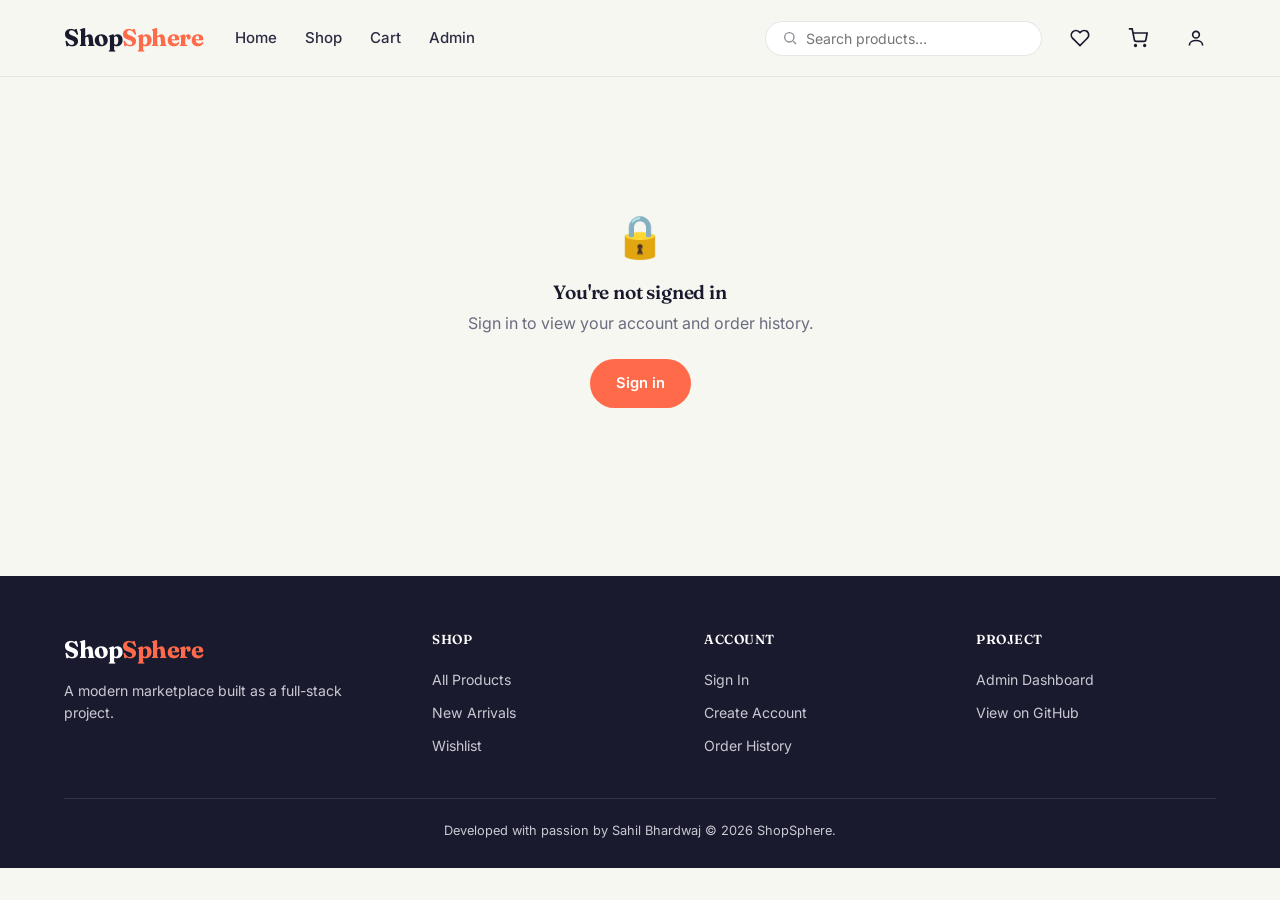
<file: shopsphere-frontend/account.html>
<!DOCTYPE html>
<html lang="en">
<head>
  <meta charset="UTF-8">
  <meta name="viewport" content="width=device-width, initial-scale=1.0">
  <title>My Account — ShopSphere</title>
  <link rel="preconnect" href="https://fonts.googleapis.com">
  <link href="https://fonts.googleapis.com/css2?family=Fraunces:wght@500;600;700&family=Inter:wght@400;500;600;700&display=swap" rel="stylesheet">
  <link rel="stylesheet" href="css/style.css">
</head>
<body>

  <header id="site-header" class="site-header"></header>

  <main class="section">
    <div class="container" id="account-root" style="max-width:760px;">
      <!-- Filled by script below -->
    </div>
  </main>

  <footer id="site-footer" class="site-footer"></footer>

  <script src="js/data.js"></script>
  <script src="js/app.js"></script>
  <script src="js/layout.js"></script>
  <script>
    document.addEventListener("DOMContentLoaded", () => {
      const root = document.getElementById("account-root");
      const user = Store.getUser();

      if (!user) {
        root.innerHTML = `
          <div class="empty-state">
            <div class="emoji">🔒</div>
            <h3>You're not signed in</h3>
            <p>Sign in to view your account and order history.</p>
            <br>
            <a href="login.html" class="btn btn-accent">Sign in</a>
          </div>
        `;
        return;
      }

      const orders = Store.getOrders();
      const statusClass = { Pending: "pending", Shipped: "shipped", Delivered: "delivered", Cancelled: "cancelled" };

      root.innerHTML = `
        <div class="section-head">
          <div>
            <h2>My account</h2>
            <p class="sub">${user.name} · ${user.email}</p>
          </div>
          <button class="btn btn-outline btn-sm" id="logout-btn">Log out</button>
        </div>

        <h3 style="margin:28px 0 16px; font-size:1.2rem;">Order history</h3>

        ${orders.length === 0 ? `
          <div class="empty-state">
            <div class="emoji">📦</div>
            <h3>No orders yet</h3>
            <p>Your placed orders will show up here.</p>
            <br>
            <a href="shop.html" class="btn btn-accent">Start shopping</a>
          </div>
        ` : orders.map(o => `
          <div class="form-card" style="margin-bottom:14px;">
            <div style="display:flex; justify-content:space-between; align-items:center; margin-bottom:10px;">
              <strong>${o.id}</strong>
              <span class="status-pill ${statusClass[o.status] || 'pending'}">${o.status}</span>
            </div>
            <div style="font-size:0.84rem; color:var(--gray); margin-bottom:10px;">
              ${new Date(o.date).toLocaleDateString("en-IN", { day: "numeric", month: "short", year: "numeric" })}
              · ${o.items.length} item${o.items.length > 1 ? "s" : ""} · ${o.payment}
            </div>
            <div style="font-weight:700;">${UI.formatPrice(o.total)}</div>
          </div>
        `).join("")}
      `;

      document.getElementById("logout-btn").addEventListener("click", Auth.logout);
    });
  </script>
</body>
</html>
</file>
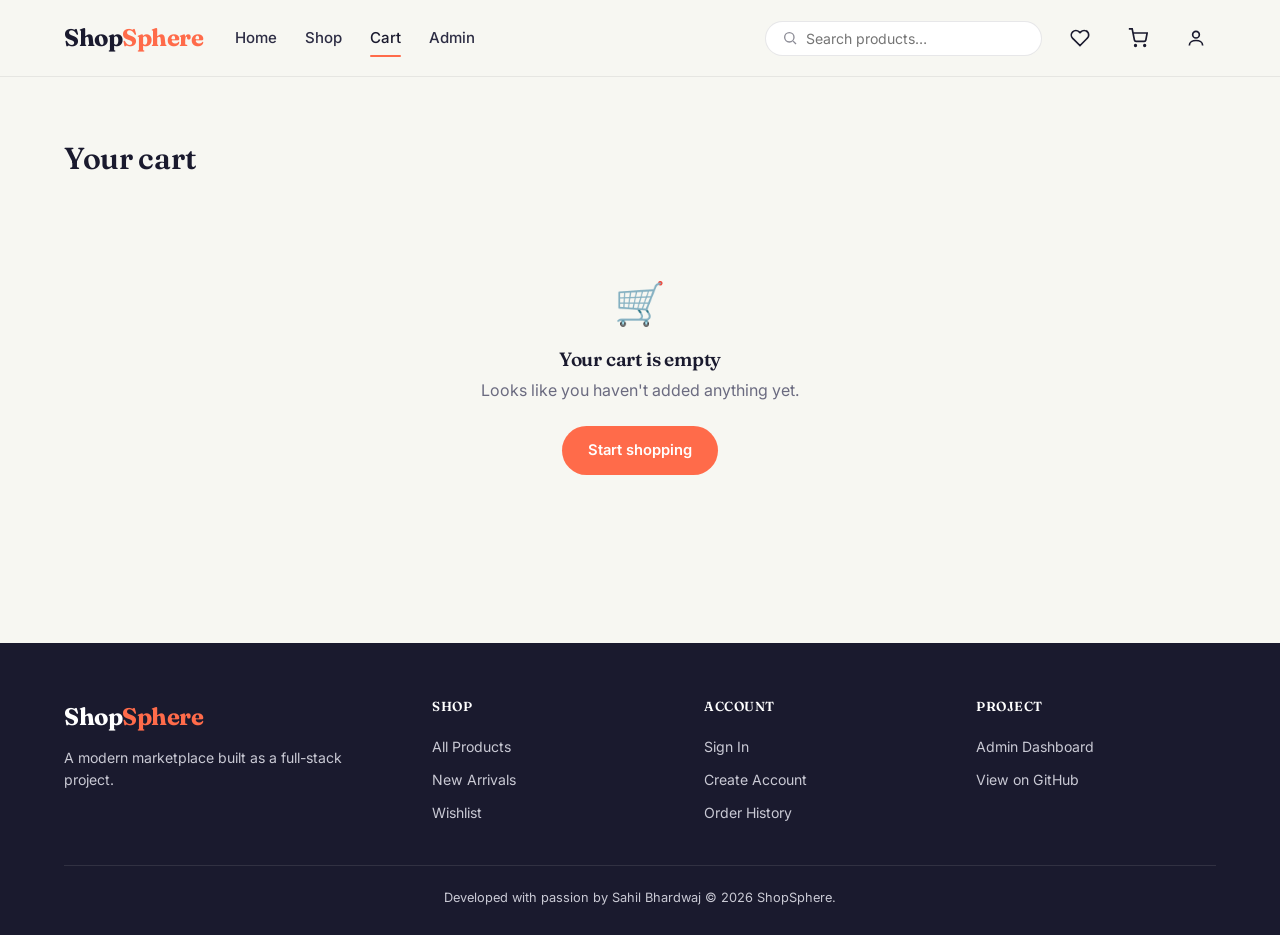
<file: shopsphere-frontend/cart.html>
<!DOCTYPE html>
<html lang="en">
<head>
  <meta charset="UTF-8">
  <meta name="viewport" content="width=device-width, initial-scale=1.0">
  <title>Your Cart — ShopSphere</title>
  <link rel="preconnect" href="https://fonts.googleapis.com">
  <link href="https://fonts.googleapis.com/css2?family=Fraunces:wght@500;600;700&family=Inter:wght@400;500;600;700&display=swap" rel="stylesheet">
  <link rel="stylesheet" href="css/style.css">
</head>
<body>

  <header id="site-header" class="site-header"></header>

  <main class="section">
    <div class="container">
      <div class="section-head">
        <div><h2>Your cart</h2></div>
      </div>

      <div id="cart-root"></div>
    </div>
  </main>

  <footer id="site-footer" class="site-footer"></footer>

  <script src="js/data.js"></script>
  <script src="js/app.js"></script>
  <script src="js/layout.js"></script>
  <script src="js/cart.js"></script>
</body>
</html>
</file>
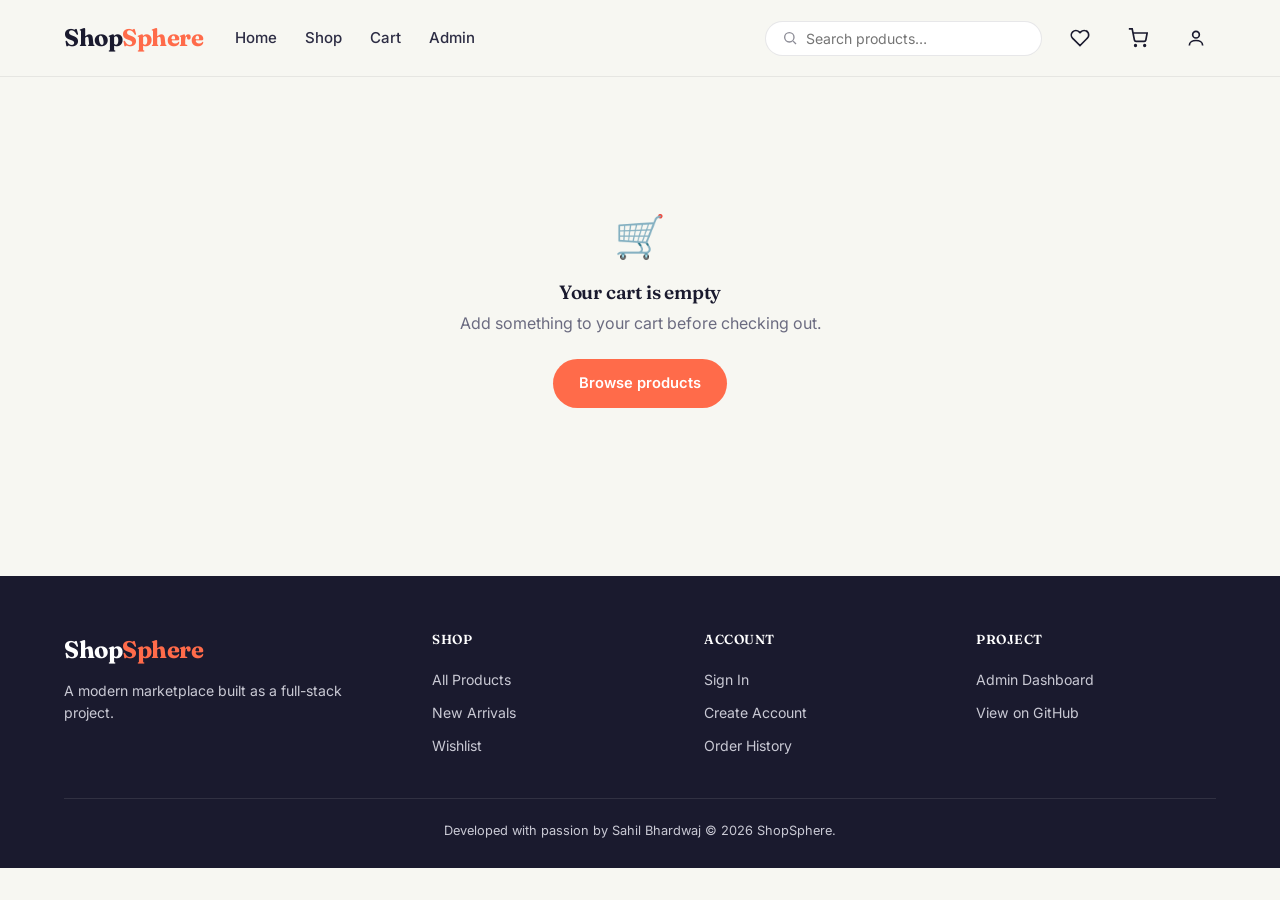
<file: shopsphere-frontend/checkout.html>
<!DOCTYPE html>
<html lang="en">
<head>
  <meta charset="UTF-8">
  <meta name="viewport" content="width=device-width, initial-scale=1.0">
  <title>Checkout — ShopSphere</title>
  <link rel="preconnect" href="https://fonts.googleapis.com">
  <link href="https://fonts.googleapis.com/css2?family=Fraunces:wght@500;600;700&family=Inter:wght@400;500;600;700&display=swap" rel="stylesheet">
  <link rel="stylesheet" href="css/style.css">
</head>
<body>

  <header id="site-header" class="site-header"></header>

  <main class="section">
    <div class="container" id="checkout-root">
      <!-- Filled by js/checkout.js -->
    </div>
  </main>

  <footer id="site-footer" class="site-footer"></footer>

  <script src="js/data.js"></script>
  <script src="js/app.js"></script>
  <script src="js/layout.js"></script>
  <script src="js/checkout.js"></script>
</body>
</html>
</file>
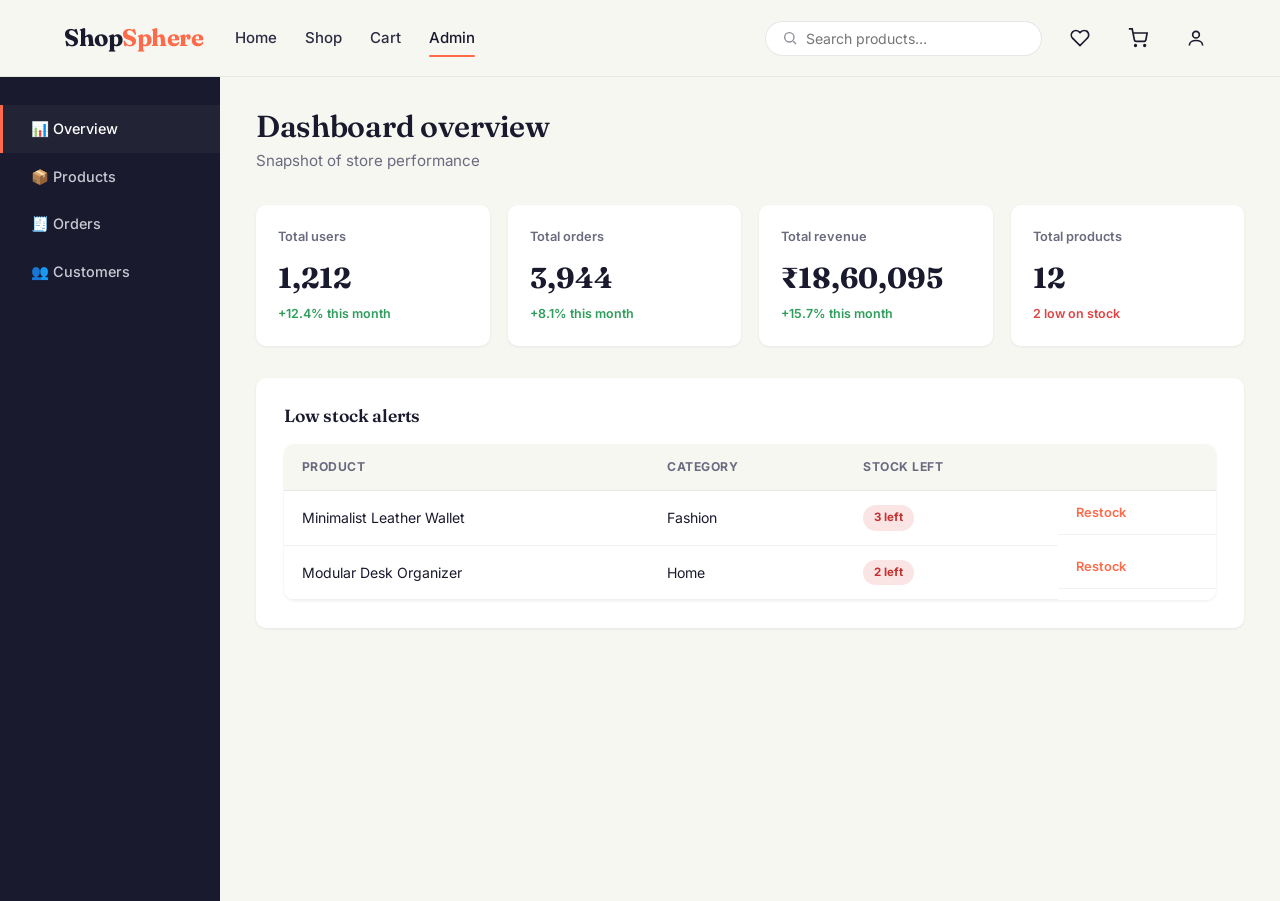
<file: shopsphere-frontend/dashboard.html>
<!DOCTYPE html>
<html lang="en">
<head>
  <meta charset="UTF-8">
  <meta name="viewport" content="width=device-width, initial-scale=1.0">
  <title>Admin Dashboard — ShopSphere</title>
  <link rel="preconnect" href="https://fonts.googleapis.com">
  <link href="https://fonts.googleapis.com/css2?family=Fraunces:wght@500;600;700&family=Inter:wght@400;500;600;700&display=swap" rel="stylesheet">
  <link rel="stylesheet" href="css/style.css">
</head>
<body>

  <header id="site-header" class="site-header"></header>

  <div class="dash-layout">
    <aside class="dash-sidebar">
      <a href="#" class="active" data-dash-tab="overview">📊 Overview</a>
      <a href="#" data-dash-tab="products">📦 Products</a>
      <a href="#" data-dash-tab="orders">🧾 Orders</a>
      <a href="#" data-dash-tab="customers">👥 Customers</a>
    </aside>

    <main class="dash-main" id="dash-main">
      <!-- Filled by js/dashboard.js -->
    </main>
  </div>

  <script src="js/data.js"></script>
  <script src="js/app.js"></script>
  <script src="js/layout.js"></script>
  <script src="js/dashboard.js"></script>
</body>
</html>
</file>
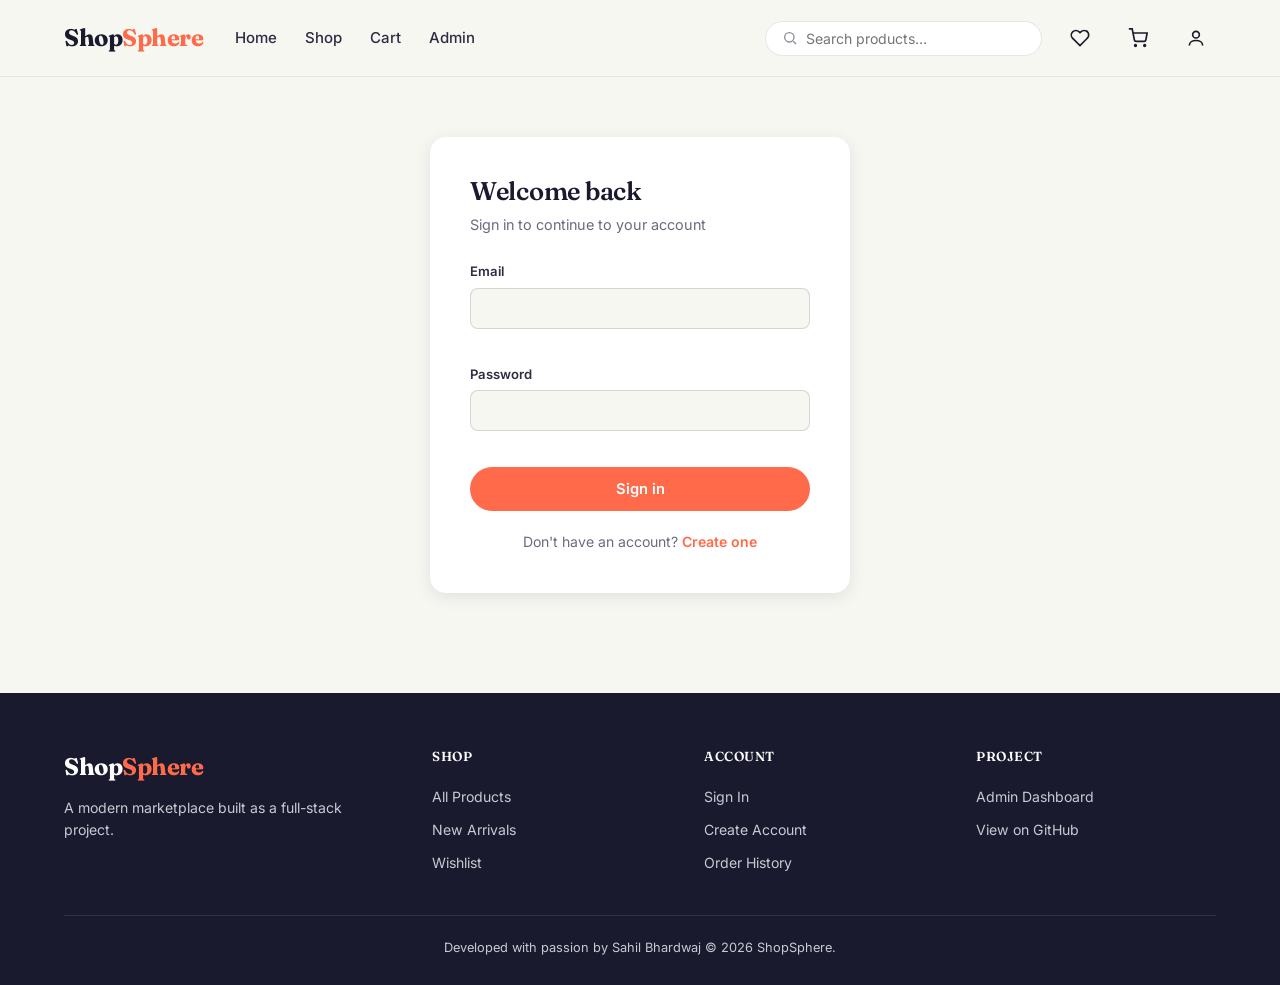
<file: shopsphere-frontend/login.html>
<!DOCTYPE html>
<html lang="en">
<head>
  <meta charset="UTF-8">
  <meta name="viewport" content="width=device-width, initial-scale=1.0">
  <title>Sign In — ShopSphere</title>
  <link rel="preconnect" href="https://fonts.googleapis.com">
  <link href="https://fonts.googleapis.com/css2?family=Fraunces:wght@500;600;700&family=Inter:wght@400;500;600;700&display=swap" rel="stylesheet">
  <link rel="stylesheet" href="css/style.css">
</head>
<body>

  <header id="site-header" class="site-header"></header>

  <main class="auth-wrapper">
    <div class="auth-card">
      <h2>Welcome back</h2>
      <p class="sub">Sign in to continue to your account</p>

      <form id="login-form" novalidate>
        <div class="form-field">
          <label for="login-email">Email</label>
          <input type="email" id="login-email" required>
          <div class="error-msg"></div>
        </div>
        <div class="form-field">
          <label for="login-password">Password</label>
          <input type="password" id="login-password" required>
          <div class="error-msg"></div>
        </div>
        <button type="submit" class="btn btn-accent btn-block">Sign in</button>
      </form>

      <p class="auth-switch">Don't have an account? <a href="register.html">Create one</a></p>
    </div>
  </main>

  <footer id="site-footer" class="site-footer"></footer>

  <script src="js/data.js"></script>
  <script src="js/app.js"></script>
  <script src="js/layout.js"></script>
  <script>
    document.getElementById("login-form").addEventListener("submit", (e) => {
      e.preventDefault();
      const email = document.getElementById("login-email").value.trim();
      const password = document.getElementById("login-password").value;

      const result = Auth.login(email, password);
      if (result.ok) {
        UI.toast("Welcome back!", "success");
        setTimeout(() => window.location.href = "account.html", 600);
      } else {
        document.querySelector("#login-password").closest(".form-field").querySelector(".error-msg").textContent = result.error;
        UI.toast(result.error, "error");
      }
    });
  </script>
</body>
</html>
</file>
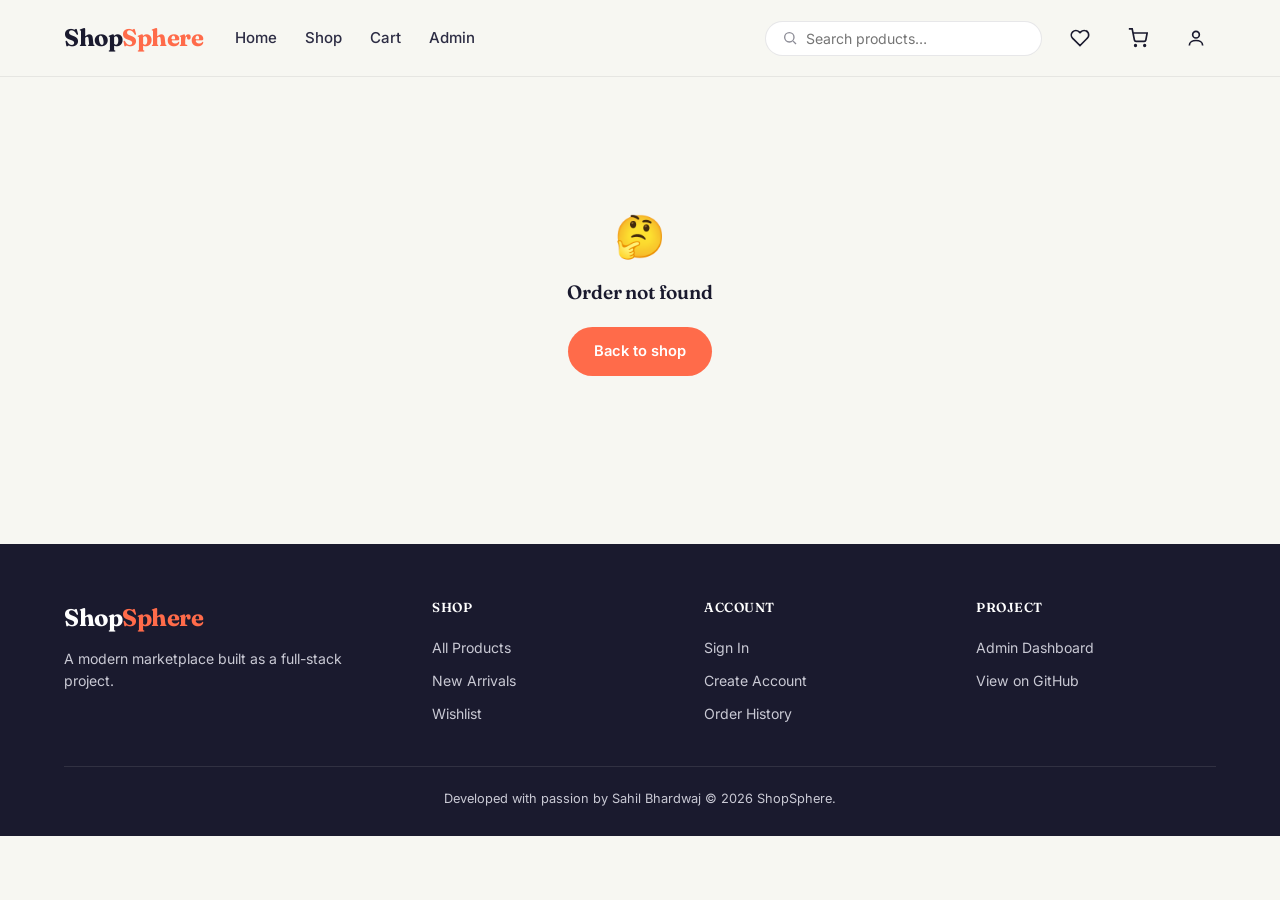
<file: shopsphere-frontend/order-confirmation.html>
<!DOCTYPE html>
<html lang="en">
<head>
  <meta charset="UTF-8">
  <meta name="viewport" content="width=device-width, initial-scale=1.0">
  <title>Order Confirmed — ShopSphere</title>
  <link rel="preconnect" href="https://fonts.googleapis.com">
  <link href="https://fonts.googleapis.com/css2?family=Fraunces:wght@500;600;700&family=Inter:wght@400;500;600;700&display=swap" rel="stylesheet">
  <link rel="stylesheet" href="css/style.css">
</head>
<body>

  <header id="site-header" class="site-header"></header>

  <main class="section">
    <div class="container" style="max-width:600px;">
      <div id="confirmation-root"></div>
    </div>
  </main>

  <footer id="site-footer" class="site-footer"></footer>

  <script src="js/data.js"></script>
  <script src="js/app.js"></script>
  <script src="js/layout.js"></script>
  <script>
    document.addEventListener("DOMContentLoaded", () => {
      const params = new URLSearchParams(window.location.search);
      const orderId = params.get("id");
      const order = Store.getOrders().find(o => o.id === orderId);
      const root = document.getElementById("confirmation-root");

      if (!order) {
        root.innerHTML = `
          <div class="empty-state">
            <div class="emoji">🤔</div>
            <h3>Order not found</h3>
            <a href="shop.html" class="btn btn-accent" style="margin-top:16px;">Back to shop</a>
          </div>
        `;
        return;
      }

      root.innerHTML = `
        <div class="auth-card" style="max-width:100%; text-align:center;">
          <div style="font-size:3rem; margin-bottom:6px;">🎉</div>
          <h2>Order placed!</h2>
          <p class="sub">Order <strong>${order.id}</strong> · ${order.payment}</p>

          <div style="text-align:left; background:var(--cream); border-radius:10px; padding:18px; margin:24px 0;">
            ${order.items.map(i => `
              <div class="summary-row"><span>${i.name} × ${i.qty}</span><span>${UI.formatPrice(i.price * i.qty)}</span></div>
            `).join("")}
            <div class="summary-row total"><span>Total</span><span>${UI.formatPrice(order.total)}</span></div>
          </div>

          <p style="font-size:0.88rem; color:var(--gray); margin-bottom:24px;">
            Delivering to ${order.address.line}, ${order.address.city} ${order.address.pincode}
          </p>

          <a href="account.html" class="btn btn-accent btn-block">View order history</a>
          <a href="shop.html" class="btn btn-outline btn-block" style="margin-top:10px;">Continue shopping</a>
        </div>
      `;
    });
  </script>
</body>
</html>
</file>
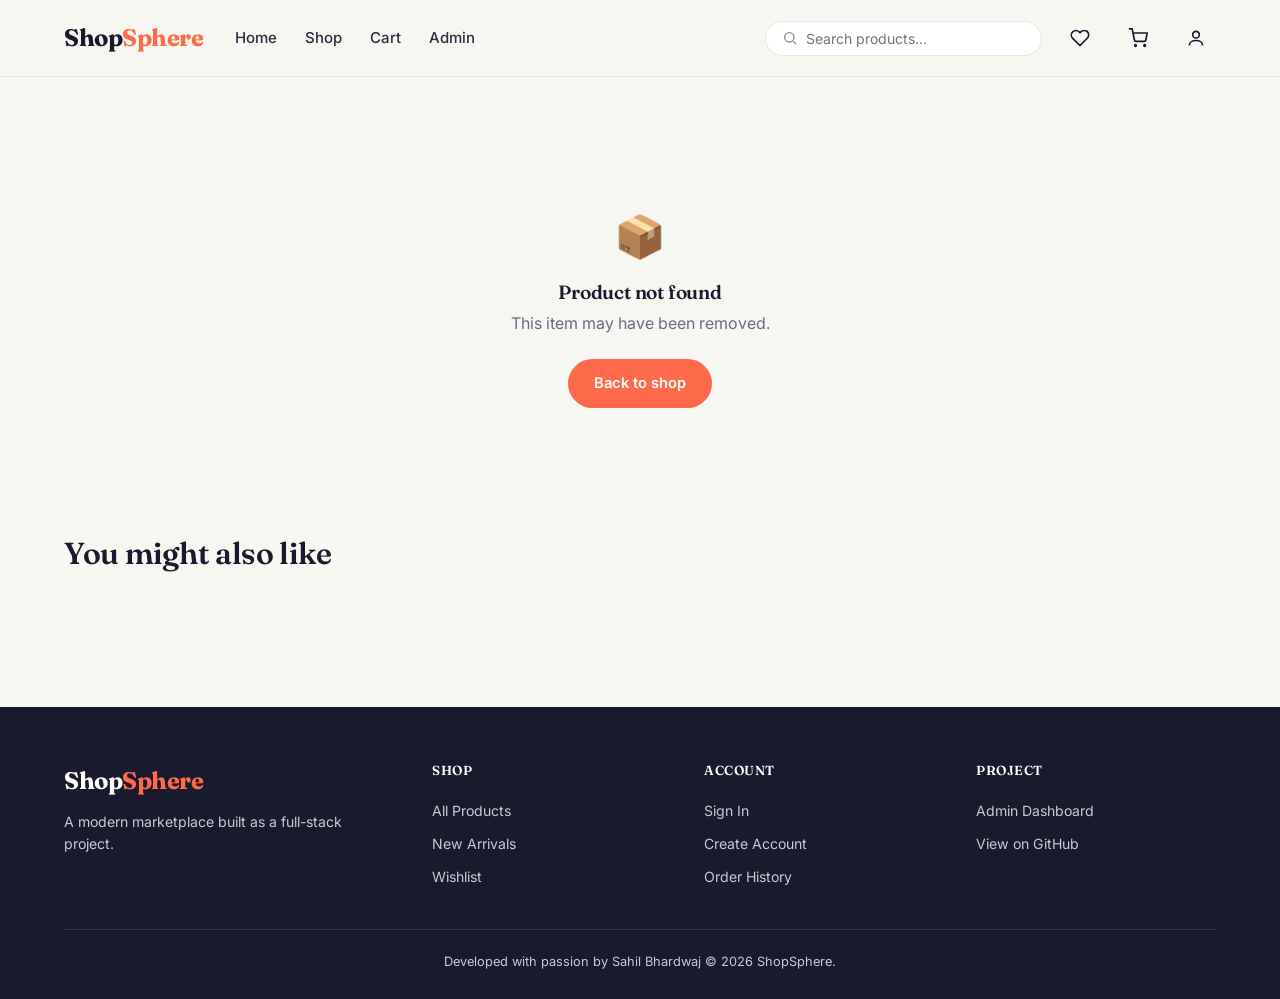
<file: shopsphere-frontend/product.html>
<!DOCTYPE html>
<html lang="en">
<head>
  <meta charset="UTF-8">
  <meta name="viewport" content="width=device-width, initial-scale=1.0">
  <title>Product — ShopSphere</title>
  <link rel="preconnect" href="https://fonts.googleapis.com">
  <link href="https://fonts.googleapis.com/css2?family=Fraunces:wght@500;600;700&family=Inter:wght@400;500;600;700&display=swap" rel="stylesheet">
  <link rel="stylesheet" href="css/style.css">
</head>
<body>

  <header id="site-header" class="site-header"></header>

  <main class="section">
    <div class="container" id="product-root">
      <!-- Filled by js/product.js -->
    </div>
  </main>

  <section class="section" style="padding-top:0;">
    <div class="container">
      <div class="section-head">
        <div><h2>You might also like</h2></div>
      </div>
      <div class="product-grid" id="related-grid"></div>
    </div>
  </section>

  <footer id="site-footer" class="site-footer"></footer>

  <script src="js/data.js"></script>
  <script src="js/app.js"></script>
  <script src="js/layout.js"></script>
  <script src="js/products-render.js"></script>
  <script src="js/product.js"></script>
</body>
</html>
</file>
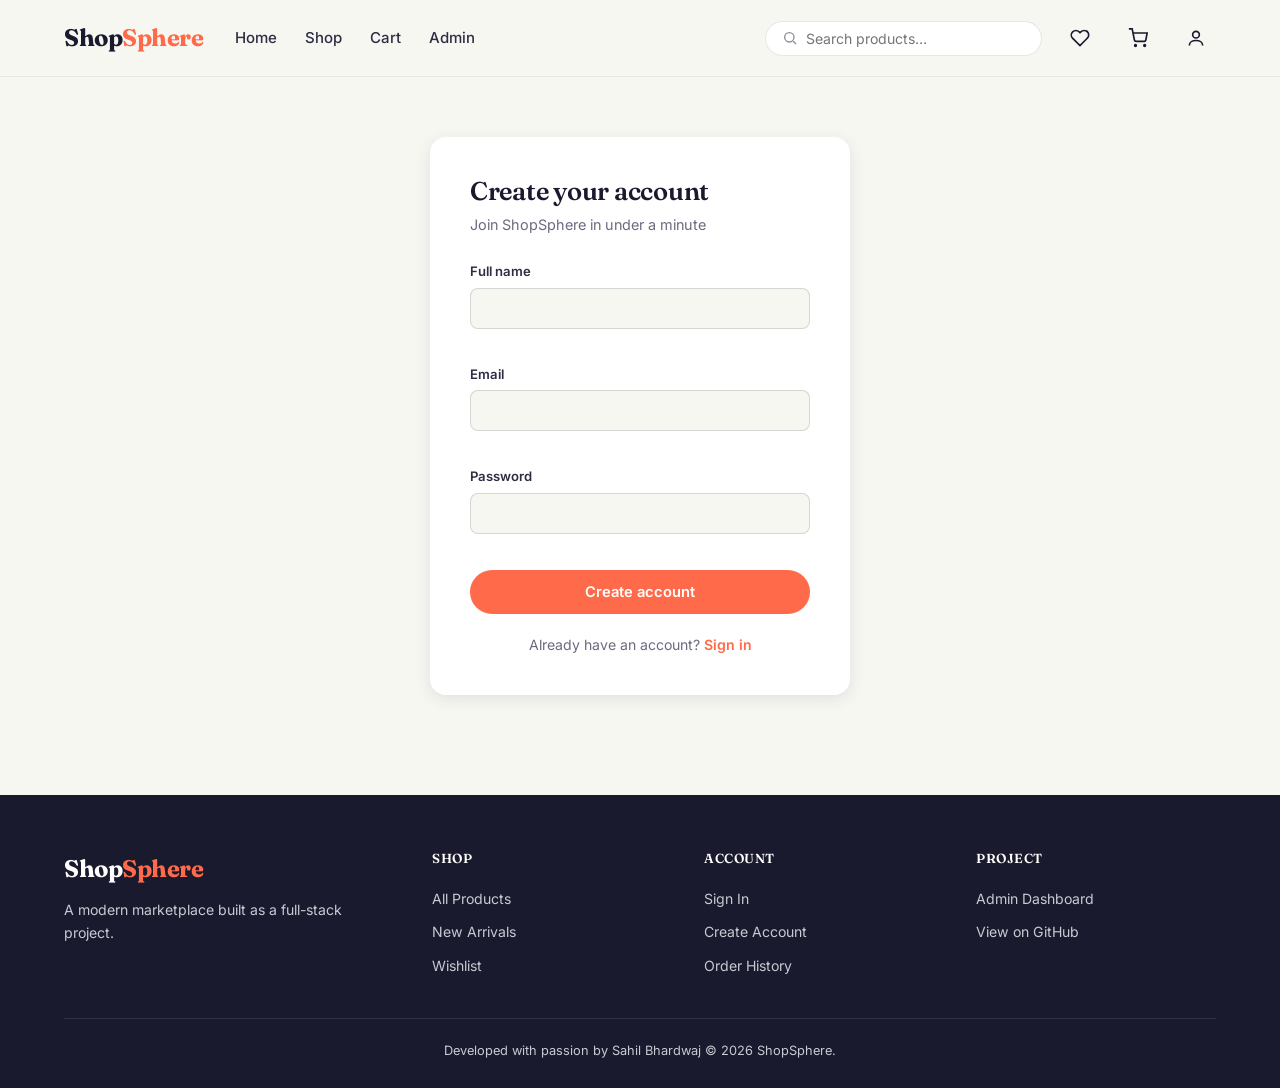
<file: shopsphere-frontend/register.html>
<!DOCTYPE html>
<html lang="en">
<head>
  <meta charset="UTF-8">
  <meta name="viewport" content="width=device-width, initial-scale=1.0">
  <title>Create Account — ShopSphere</title>
  <link rel="preconnect" href="https://fonts.googleapis.com">
  <link href="https://fonts.googleapis.com/css2?family=Fraunces:wght@500;600;700&family=Inter:wght@400;500;600;700&display=swap" rel="stylesheet">
  <link rel="stylesheet" href="css/style.css">
</head>
<body>

  <header id="site-header" class="site-header"></header>

  <main class="auth-wrapper">
    <div class="auth-card">
      <h2>Create your account</h2>
      <p class="sub">Join ShopSphere in under a minute</p>

      <form id="register-form" novalidate>
        <div class="form-field">
          <label for="reg-name">Full name</label>
          <input type="text" id="reg-name" required>
          <div class="error-msg"></div>
        </div>
        <div class="form-field">
          <label for="reg-email">Email</label>
          <input type="email" id="reg-email" required>
          <div class="error-msg"></div>
        </div>
        <div class="form-field">
          <label for="reg-password">Password</label>
          <input type="password" id="reg-password" required minlength="6">
          <div class="error-msg"></div>
        </div>
        <button type="submit" class="btn btn-accent btn-block">Create account</button>
      </form>

      <p class="auth-switch">Already have an account? <a href="login.html">Sign in</a></p>
    </div>
  </main>

  <footer id="site-footer" class="site-footer"></footer>

  <script src="js/data.js"></script>
  <script src="js/app.js"></script>
  <script src="js/layout.js"></script>
  <script>
    document.getElementById("register-form").addEventListener("submit", (e) => {
      e.preventDefault();
      const name = document.getElementById("reg-name").value.trim();
      const email = document.getElementById("reg-email").value.trim();
      const password = document.getElementById("reg-password").value;
      let valid = true;

      const nameErr = document.getElementById("reg-name").closest(".form-field").querySelector(".error-msg");
      const emailErr = document.getElementById("reg-email").closest(".form-field").querySelector(".error-msg");
      const passErr = document.getElementById("reg-password").closest(".form-field").querySelector(".error-msg");
      [nameErr, emailErr, passErr].forEach(e => e.textContent = "");

      if (name.length < 2) { nameErr.textContent = "Enter your full name."; valid = false; }
      if (!/^\S+@\S+\.\S+$/.test(email)) { emailErr.textContent = "Enter a valid email."; valid = false; }
      if (password.length < 6) { passErr.textContent = "Password must be at least 6 characters."; valid = false; }

      if (!valid) return;

      const result = Auth.register(name, email, password);
      if (result.ok) {
        UI.toast("Account created!", "success");
        setTimeout(() => window.location.href = "account.html", 600);
      } else {
        emailErr.textContent = result.error;
        UI.toast(result.error, "error");
      }
    });
  </script>
</body>
</html>
</file>
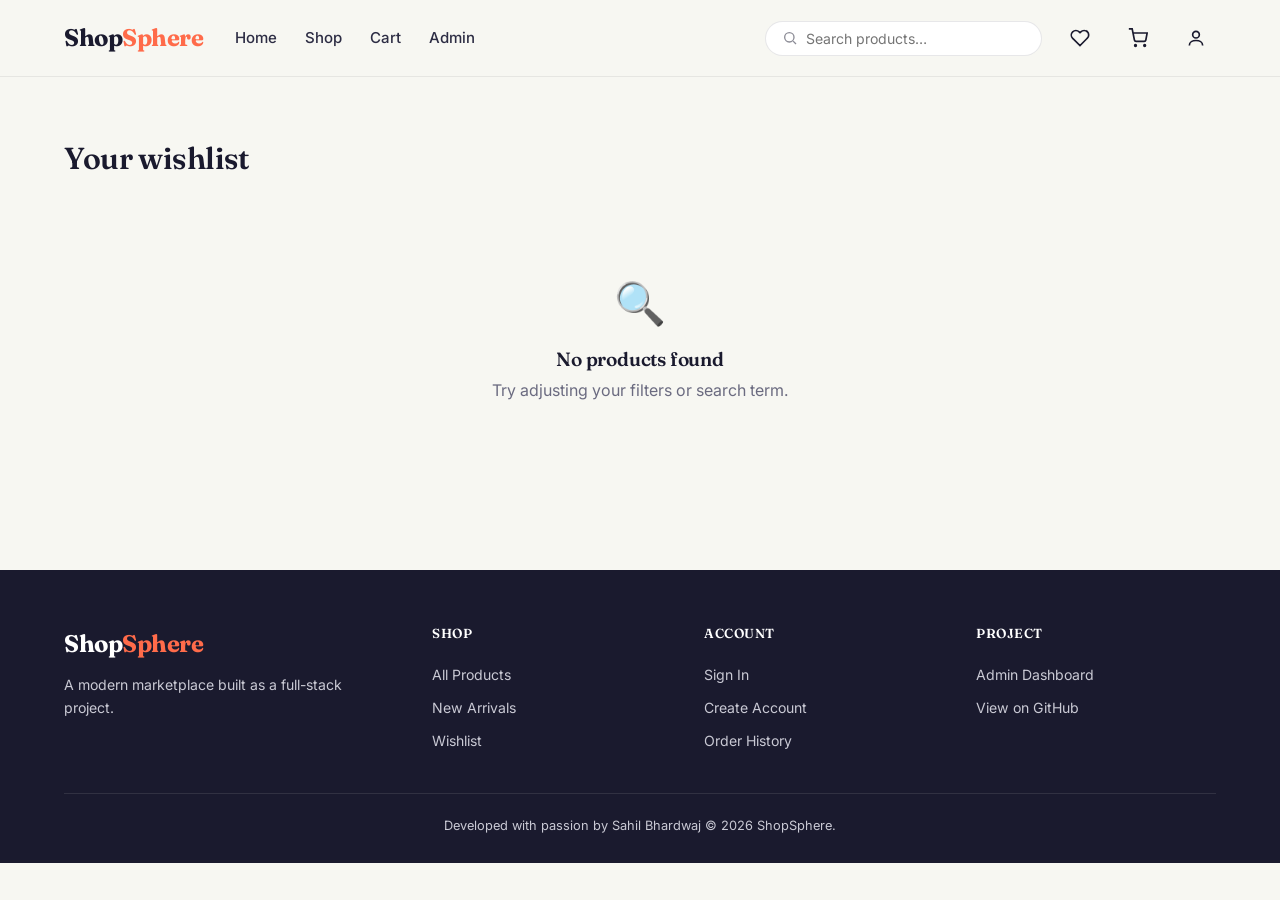
<file: shopsphere-frontend/wishlist.html>
<!DOCTYPE html>
<html lang="en">
<head>
  <meta charset="UTF-8">
  <meta name="viewport" content="width=device-width, initial-scale=1.0">
  <title>Your Wishlist — ShopSphere</title>
  <link rel="preconnect" href="https://fonts.googleapis.com">
  <link href="https://fonts.googleapis.com/css2?family=Fraunces:wght@500;600;700&family=Inter:wght@400;500;600;700&display=swap" rel="stylesheet">
  <link rel="stylesheet" href="css/style.css">
</head>
<body>

  <header id="site-header" class="site-header"></header>

  <main class="section">
    <div class="container">
      <div class="section-head">
        <div><h2>Your wishlist</h2></div>
      </div>
      <div class="product-grid" id="wishlist-grid"></div>
    </div>
  </main>

  <footer id="site-footer" class="site-footer"></footer>

  <script src="js/data.js"></script>
  <script src="js/app.js"></script>
  <script src="js/layout.js"></script>
  <script src="js/products-render.js"></script>
  <script>
    document.addEventListener("DOMContentLoaded", () => {
      renderProductGrid(document.getElementById("wishlist-grid"), Wishlist.getProducts());
    });
  </script>
</body>
</html>
</file>
<file: shopsphere-frontend/css/style.css>
/* ==========================================================================
   ShopSphere — Design System
   ========================================================================== */

:root {
  --navy: #1A1A2E;
  --navy-soft: #2D2D44;
  --cream: #F7F7F2;
  --coral: #FF6B4A;
  --coral-dark: #E85A3A;
  --gray: #6B6B80;
  --gray-light: #C9C9D4;
  --white: #FFFFFF;
  --success: #2E9E5B;
  --danger: #E04444;

  --font-display: "Fraunces", Georgia, serif;
  --font-body: "Inter", -apple-system, BlinkMacSystemFont, sans-serif;

  --radius: 10px;
  --shadow-sm: 0 1px 3px rgba(26, 26, 46, 0.08);
  --shadow-md: 0 4px 16px rgba(26, 26, 46, 0.10);
  --shadow-lg: 0 12px 32px rgba(26, 26, 46, 0.16);

  --max-width: 1200px;
}

* { margin: 0; padding: 0; box-sizing: border-box; }

html { scroll-behavior: smooth; }

body {
  font-family: var(--font-body);
  background: var(--cream);
  color: var(--navy);
  line-height: 1.5;
  -webkit-font-smoothing: antialiased;
}

img { max-width: 100%; display: block; }
a { color: inherit; text-decoration: none; }
button { font-family: inherit; cursor: pointer; border: none; background: none; }
ul { list-style: none; }

:focus-visible {
  outline: 2px solid var(--coral);
  outline-offset: 2px;
}

.container {
  max-width: var(--max-width);
  margin: 0 auto;
  padding: 0 24px;
}

h1, h2, h3, h4 {
  font-family: var(--font-display);
  font-weight: 600;
  line-height: 1.15;
  letter-spacing: -0.01em;
}

/* ==========================================================================
   Header
   ========================================================================== */

.site-header {
  position: sticky;
  top: 0;
  z-index: 100;
  background: var(--cream);
  border-bottom: 1px solid rgba(26,26,46,0.08);
}

.site-header .container {
  display: flex;
  align-items: center;
  justify-content: space-between;
  height: 76px;
  gap: 32px;
}

.logo {
  font-family: var(--font-display);
  font-size: 1.5rem;
  font-weight: 700;
  letter-spacing: -0.02em;
  white-space: nowrap;
}

.logo span { color: var(--coral); }

.main-nav {
  display: flex;
  gap: 28px;
  flex: 1;
}

.main-nav a {
  font-size: 0.94rem;
  font-weight: 500;
  color: var(--navy-soft);
  position: relative;
  padding: 6px 0;
  transition: color 0.15s ease;
}

.main-nav a:hover,
.main-nav a.active {
  color: var(--navy);
}

.main-nav a.active::after {
  content: "";
  position: absolute;
  left: 0; bottom: -2px;
  width: 100%; height: 2px;
  background: var(--coral);
  border-radius: 2px;
}

.header-actions {
  display: flex;
  align-items: center;
  gap: 18px;
}

.search-box {
  display: flex;
  align-items: center;
  background: var(--white);
  border: 1px solid rgba(26,26,46,0.1);
  border-radius: 999px;
  padding: 8px 16px;
  gap: 8px;
  min-width: 220px;
}

.search-box input {
  border: none;
  outline: none;
  font-family: inherit;
  font-size: 0.88rem;
  background: transparent;
  width: 100%;
  color: var(--navy);
}

.search-box svg { flex-shrink: 0; opacity: 0.5; }

.icon-btn {
  position: relative;
  width: 40px;
  height: 40px;
  display: flex;
  align-items: center;
  justify-content: center;
  border-radius: 50%;
  transition: background 0.15s ease;
}

.icon-btn:hover { background: rgba(26,26,46,0.06); }

.cart-badge {
  position: absolute;
  top: 0px;
  right: 0px;
  background: var(--coral);
  color: var(--white);
  font-size: 0.65rem;
  font-weight: 700;
  min-width: 18px;
  height: 18px;
  border-radius: 999px;
  display: flex;
  align-items: center;
  justify-content: center;
  padding: 0 4px;
  transition: transform 0.25s cubic-bezier(.34,1.56,.64,1);
}

.cart-badge.bump { transform: scale(1.4); }

/* ==========================================================================
   Buttons
   ========================================================================== */

.btn {
  display: inline-flex;
  align-items: center;
  justify-content: center;
  gap: 8px;
  font-size: 0.92rem;
  font-weight: 600;
  padding: 13px 26px;
  border-radius: 999px;
  transition: transform 0.15s ease, box-shadow 0.15s ease, background 0.15s ease;
  white-space: nowrap;
}

.btn-primary {
  background: var(--navy);
  color: var(--white);
}
.btn-primary:hover { background: var(--coral); box-shadow: var(--shadow-md); }

.btn-accent {
  background: var(--coral);
  color: var(--white);
}
.btn-accent:hover { background: var(--coral-dark); transform: translateY(-1px); box-shadow: var(--shadow-md); }

.btn-outline {
  background: transparent;
  border: 1.5px solid var(--navy);
  color: var(--navy);
}
.btn-outline:hover { background: var(--navy); color: var(--white); }

.btn-block { width: 100%; }
.btn-sm { padding: 9px 18px; font-size: 0.84rem; }

.btn:disabled { opacity: 0.5; cursor: not-allowed; transform: none !important; }

/* ==========================================================================
   Hero
   ========================================================================== */

.hero {
  background: var(--navy);
  color: var(--cream);
  position: relative;
  overflow: hidden;
}

.hero .container {
  display: grid;
  grid-template-columns: 1.1fr 0.9fr;
  align-items: center;
  gap: 40px;
  padding-top: 64px;
  padding-bottom: 64px;
  min-height: 480px;
}

.hero-eyebrow {
  display: inline-flex;
  align-items: center;
  gap: 8px;
  font-size: 0.78rem;
  font-weight: 600;
  letter-spacing: 0.08em;
  text-transform: uppercase;
  color: var(--coral);
  margin-bottom: 18px;
}

.hero-eyebrow::before {
  content: "";
  width: 6px; height: 6px;
  background: var(--coral);
  border-radius: 50%;
}

.hero h1 {
  font-size: clamp(2.4rem, 4.5vw, 3.6rem);
  margin-bottom: 20px;
  max-width: 11ch;
}

.hero p {
  font-size: 1.05rem;
  color: var(--gray-light);
  max-width: 42ch;
  margin-bottom: 32px;
}

.hero-actions { display: flex; gap: 14px; }

.hero-visual {
  position: relative;
  display: grid;
  grid-template-columns: 1fr 1fr;
  gap: 16px;
  height: 100%;
}

.hero-visual .tile {
  border-radius: 18px;
  background: var(--navy-soft);
  overflow: hidden;
  box-shadow: var(--shadow-lg);
}

.hero-visual .tile img { width: 100%; height: 100%; object-fit: cover; }
.hero-visual .tile:nth-child(1) { align-self: end; height: 190px; }
.hero-visual .tile:nth-child(2) { align-self: start; height: 240px; margin-top: 20px; }

.hero-stats {
  display: flex;
  gap: 36px;
  margin-top: 36px;
  padding-top: 28px;
  border-top: 1px solid rgba(247,247,242,0.14);
}

.hero-stats .stat-num {
  font-family: var(--font-display);
  font-size: 1.6rem;
  font-weight: 700;
  color: var(--white);
}
.hero-stats .stat-label {
  font-size: 0.78rem;
  color: var(--gray-light);
}

/* ==========================================================================
   Section headers
   ========================================================================== */

.section { padding: 64px 0; }
.section-tight { padding: 40px 0; }

.section-head {
  display: flex;
  align-items: flex-end;
  justify-content: space-between;
  margin-bottom: 32px;
  gap: 20px;
}

.section-head h2 { font-size: 1.9rem; }
.section-head .sub { color: var(--gray); font-size: 0.95rem; margin-top: 6px; }

.view-all {
  font-size: 0.88rem;
  font-weight: 600;
  color: var(--coral);
  white-space: nowrap;
}
.view-all:hover { text-decoration: underline; }

/* ==========================================================================
   Categories strip
   ========================================================================== */

.category-strip {
  display: flex;
  gap: 14px;
  overflow-x: auto;
  padding-bottom: 6px;
}

.category-chip {
  flex-shrink: 0;
  display: flex;
  flex-direction: column;
  align-items: center;
  gap: 10px;
  padding: 18px 26px;
  background: var(--white);
  border-radius: var(--radius);
  border: 1px solid rgba(26,26,46,0.07);
  font-size: 0.84rem;
  font-weight: 600;
  color: var(--navy-soft);
  transition: border-color 0.15s ease, transform 0.15s ease;
  min-width: 110px;
  text-align: center;
}

.category-chip:hover { border-color: var(--coral); transform: translateY(-2px); }
.category-chip .emoji { font-size: 1.6rem; }

/* ==========================================================================
   Product grid & cards
   ========================================================================== */

.product-grid {
  display: grid;
  grid-template-columns: repeat(4, 1fr);
  gap: 22px;
}

.product-card {
  background: var(--white);
  border-radius: var(--radius);
  overflow: hidden;
  box-shadow: var(--shadow-sm);
  transition: box-shadow 0.2s ease, transform 0.2s ease;
  display: flex;
  flex-direction: column;
}

.product-card:hover { box-shadow: var(--shadow-md); transform: translateY(-3px); }

.product-thumb {
  position: relative;
  aspect-ratio: 1 / 1;
  background: var(--cream);
  overflow: hidden;
}

.product-thumb img { width: 100%; height: 100%; object-fit: cover; transition: transform 0.3s ease; }
.product-card:hover .product-thumb img { transform: scale(1.05); }

.badge {
  position: absolute;
  top: 10px; left: 10px;
  font-size: 0.68rem;
  font-weight: 700;
  text-transform: uppercase;
  letter-spacing: 0.03em;
  padding: 4px 9px;
  border-radius: 999px;
  background: var(--navy);
  color: var(--white);
}
.badge.low-stock { background: var(--danger); }
.badge.new { background: var(--success); }

.wishlist-btn {
  position: absolute;
  top: 10px; right: 10px;
  width: 34px; height: 34px;
  border-radius: 50%;
  background: rgba(255,255,255,0.9);
  display: flex;
  align-items: center;
  justify-content: center;
  transition: background 0.15s ease, transform 0.15s ease;
}
.wishlist-btn:hover { transform: scale(1.1); }
.wishlist-btn.active svg { fill: var(--coral); stroke: var(--coral); }

.product-info {
  padding: 16px 16px 18px;
  display: flex;
  flex-direction: column;
  gap: 6px;
  flex: 1;
}

.product-category {
  font-size: 0.72rem;
  font-weight: 600;
  color: var(--coral);
  text-transform: uppercase;
  letter-spacing: 0.04em;
}

.product-name {
  font-size: 0.96rem;
  font-weight: 600;
  color: var(--navy);
}

.product-rating {
  display: flex;
  align-items: center;
  gap: 5px;
  font-size: 0.8rem;
  color: var(--gray);
}
.product-rating .stars { color: #F0A93C; }

.product-footer {
  display: flex;
  align-items: center;
  justify-content: space-between;
  margin-top: auto;
  padding-top: 10px;
}

.price { font-size: 1.05rem; font-weight: 700; color: var(--navy); }
.price .old { font-size: 0.82rem; color: var(--gray); text-decoration: line-through; font-weight: 500; margin-left: 6px; }

.add-cart-btn {
  width: 38px; height: 38px;
  border-radius: 50%;
  background: var(--navy);
  color: var(--white);
  display: flex;
  align-items: center;
  justify-content: center;
  transition: background 0.15s ease, transform 0.15s ease;
}
.add-cart-btn:hover { background: var(--coral); transform: rotate(90deg); }

/* ==========================================================================
   Filters / Sidebar (Shop page)
   ========================================================================== */

.shop-layout {
  display: grid;
  grid-template-columns: 260px 1fr;
  gap: 36px;
  align-items: start;
}

.filter-panel {
  background: var(--white);
  border-radius: var(--radius);
  padding: 22px;
  position: sticky;
  top: 96px;
  box-shadow: var(--shadow-sm);
}

.filter-group { margin-bottom: 26px; }
.filter-group:last-child { margin-bottom: 0; }

.filter-title {
  font-size: 0.86rem;
  font-weight: 700;
  margin-bottom: 14px;
  display: flex;
  justify-content: space-between;
  align-items: center;
}

.filter-option {
  display: flex;
  align-items: center;
  gap: 10px;
  padding: 7px 0;
  font-size: 0.88rem;
  color: var(--navy-soft);
  cursor: pointer;
}

.filter-option input { accent-color: var(--coral); width: 16px; height: 16px; cursor: pointer; }

.price-range {
  display: flex;
  align-items: center;
  gap: 8px;
}
.price-range input[type="number"] {
  width: 100%;
  padding: 8px 10px;
  border: 1px solid rgba(26,26,46,0.15);
  border-radius: 6px;
  font-family: inherit;
  font-size: 0.84rem;
}

.shop-toolbar {
  display: flex;
  align-items: center;
  justify-content: space-between;
  margin-bottom: 22px;
}

.result-count { font-size: 0.88rem; color: var(--gray); }

.sort-select {
  padding: 9px 14px;
  border-radius: 8px;
  border: 1px solid rgba(26,26,46,0.15);
  background: var(--white);
  font-family: inherit;
  font-size: 0.86rem;
  color: var(--navy);
}

.empty-state {
  text-align: center;
  padding: 64px 20px;
  color: var(--gray);
}
.empty-state .emoji { font-size: 2.6rem; margin-bottom: 14px; }
.empty-state h3 { color: var(--navy); margin-bottom: 8px; font-size: 1.2rem; }

/* ==========================================================================
   Product Detail Page
   ========================================================================== */

.product-detail {
  display: grid;
  grid-template-columns: 1fr 1fr;
  gap: 56px;
}

.pd-gallery-main {
  aspect-ratio: 1/1;
  border-radius: 16px;
  overflow: hidden;
  background: var(--white);
  box-shadow: var(--shadow-sm);
  margin-bottom: 14px;
}
.pd-gallery-main img { width: 100%; height: 100%; object-fit: cover; }

.pd-thumbs { display: flex; gap: 10px; }
.pd-thumbs .thumb {
  width: 72px; height: 72px;
  border-radius: 10px;
  overflow: hidden;
  border: 2px solid transparent;
  cursor: pointer;
}
.pd-thumbs .thumb.active { border-color: var(--coral); }
.pd-thumbs .thumb img { width: 100%; height: 100%; object-fit: cover; }

.pd-category { color: var(--coral); font-weight: 600; font-size: 0.8rem; text-transform: uppercase; letter-spacing: 0.04em; }
.pd-title { font-size: 2rem; margin: 10px 0 12px; }

.pd-meta { display: flex; align-items: center; gap: 16px; margin-bottom: 20px; }
.pd-stock { font-size: 0.85rem; font-weight: 600; color: var(--success); display: flex; align-items: center; gap: 6px; }
.pd-stock.low { color: var(--danger); }
.pd-stock::before { content: ""; width: 7px; height: 7px; border-radius: 50%; background: currentColor; }

.pd-price { font-size: 2rem; font-weight: 700; margin-bottom: 18px; }
.pd-desc { color: var(--gray); line-height: 1.7; margin-bottom: 26px; }

.qty-selector {
  display: flex;
  align-items: center;
  border: 1.5px solid rgba(26,26,46,0.15);
  border-radius: 999px;
  width: fit-content;
  margin-bottom: 22px;
}
.qty-selector button {
  width: 40px; height: 44px;
  font-size: 1.1rem;
  color: var(--navy);
}
.qty-selector span { width: 40px; text-align: center; font-weight: 600; }

.pd-actions { display: flex; gap: 12px; margin-bottom: 28px; }

.pd-tabs { border-top: 1px solid rgba(26,26,46,0.1); margin-top: 30px; padding-top: 24px; }
.pd-tab-headers { display: flex; gap: 28px; margin-bottom: 18px; }
.pd-tab-headers button {
  font-weight: 600;
  font-size: 0.92rem;
  color: var(--gray);
  padding-bottom: 10px;
  border-bottom: 2px solid transparent;
}
.pd-tab-headers button.active { color: var(--navy); border-color: var(--coral); }

.review-item { padding: 16px 0; border-bottom: 1px solid rgba(26,26,46,0.06); }
.review-item:last-child { border-bottom: none; }
.review-head { display: flex; justify-content: space-between; margin-bottom: 6px; }
.review-author { font-weight: 600; font-size: 0.9rem; }
.review-date { font-size: 0.78rem; color: var(--gray); }
.review-stars { color: #F0A93C; font-size: 0.85rem; margin-bottom: 6px; }
.review-text { font-size: 0.9rem; color: var(--navy-soft); line-height: 1.6; }

/* ==========================================================================
   Cart Page
   ========================================================================== */

.cart-layout {
  display: grid;
  grid-template-columns: 1fr 360px;
  gap: 36px;
  align-items: start;
}

.cart-item {
  display: grid;
  grid-template-columns: 90px 1fr auto auto;
  align-items: center;
  gap: 18px;
  padding: 18px 0;
  border-bottom: 1px solid rgba(26,26,46,0.08);
}

.cart-item img { width: 90px; height: 90px; object-fit: cover; border-radius: 10px; }
.cart-item-name { font-weight: 600; font-size: 0.95rem; margin-bottom: 4px; }
.cart-item-cat { font-size: 0.78rem; color: var(--gray); }

.cart-item-remove {
  font-size: 0.78rem;
  color: var(--danger);
  font-weight: 600;
  margin-top: 8px;
  display: inline-block;
}

.summary-card {
  background: var(--white);
  border-radius: var(--radius);
  padding: 26px;
  box-shadow: var(--shadow-sm);
  position: sticky;
  top: 96px;
}

.summary-row {
  display: flex;
  justify-content: space-between;
  font-size: 0.9rem;
  color: var(--gray);
  padding: 9px 0;
}
.summary-row.total {
  font-size: 1.15rem;
  font-weight: 700;
  color: var(--navy);
  border-top: 1px solid rgba(26,26,46,0.1);
  margin-top: 8px;
  padding-top: 16px;
}

.promo-row { display: flex; gap: 8px; margin: 16px 0; }
.promo-row input {
  flex: 1;
  padding: 11px 14px;
  border-radius: 8px;
  border: 1px solid rgba(26,26,46,0.15);
  font-family: inherit;
  font-size: 0.86rem;
}

/* ==========================================================================
   Checkout
   ========================================================================== */

.checkout-layout {
  display: grid;
  grid-template-columns: 1fr 380px;
  gap: 40px;
}

.checkout-steps {
  display: flex;
  gap: 24px;
  margin-bottom: 36px;
}
.checkout-step {
  display: flex;
  align-items: center;
  gap: 10px;
  font-size: 0.85rem;
  font-weight: 600;
  color: var(--gray-light);
}
.checkout-step.active { color: var(--navy); }
.checkout-step .num {
  width: 26px; height: 26px;
  border-radius: 50%;
  background: var(--gray-light);
  color: var(--white);
  display: flex; align-items: center; justify-content: center;
  font-size: 0.78rem;
}
.checkout-step.active .num { background: var(--coral); }

.form-card {
  background: var(--white);
  border-radius: var(--radius);
  padding: 28px;
  box-shadow: var(--shadow-sm);
  margin-bottom: 22px;
}

.form-card h3 { font-size: 1.1rem; margin-bottom: 18px; }

.form-row { display: grid; grid-template-columns: 1fr 1fr; gap: 14px; margin-bottom: 14px; }
.form-row.single { grid-template-columns: 1fr; }

.form-field label {
  display: block;
  font-size: 0.82rem;
  font-weight: 600;
  margin-bottom: 6px;
  color: var(--navy-soft);
}

.form-field input,
.form-field select,
.form-field textarea {
  width: 100%;
  padding: 11px 14px;
  border: 1px solid rgba(26,26,46,0.15);
  border-radius: 8px;
  font-family: inherit;
  font-size: 0.9rem;
  background: var(--cream);
}
.form-field input:focus,
.form-field select:focus,
.form-field textarea:focus { outline: none; border-color: var(--coral); background: var(--white); }

.error-msg { color: var(--danger); font-size: 0.78rem; margin-top: 4px; min-height: 16px; }

.payment-option {
  display: flex;
  align-items: center;
  gap: 12px;
  padding: 14px;
  border: 1.5px solid rgba(26,26,46,0.1);
  border-radius: 10px;
  margin-bottom: 10px;
  cursor: pointer;
}
.payment-option.selected { border-color: var(--coral); background: rgba(255,107,74,0.04); }
.payment-option input { accent-color: var(--coral); }

/* ==========================================================================
   Auth pages
   ========================================================================== */

.auth-wrapper {
  min-height: calc(100vh - 76px - 280px);
  display: flex;
  align-items: center;
  justify-content: center;
  padding: 60px 20px;
}

.auth-card {
  background: var(--white);
  border-radius: 16px;
  padding: 40px;
  max-width: 420px;
  width: 100%;
  box-shadow: var(--shadow-md);
}

.auth-card h2 { font-size: 1.6rem; margin-bottom: 8px; }
.auth-card .sub { color: var(--gray); font-size: 0.9rem; margin-bottom: 26px; }

.auth-card .form-field { margin-bottom: 16px; }
.auth-switch { text-align: center; font-size: 0.88rem; color: var(--gray); margin-top: 20px; }
.auth-switch a { color: var(--coral); font-weight: 600; }

.toast {
  position: fixed;
  bottom: 24px;
  right: 24px;
  background: var(--navy);
  color: var(--white);
  padding: 14px 22px;
  border-radius: 10px;
  font-size: 0.88rem;
  font-weight: 500;
  box-shadow: var(--shadow-lg);
  display: flex;
  align-items: center;
  gap: 10px;
  transform: translateY(20px);
  opacity: 0;
  pointer-events: none;
  transition: transform 0.25s ease, opacity 0.25s ease;
  z-index: 999;
}
.toast.show { transform: translateY(0); opacity: 1; }
.toast.success::before { content: "✓"; color: var(--success); font-weight: 700; }
.toast.error::before { content: "!"; color: var(--danger); font-weight: 700; }

/* ==========================================================================
   Dashboard (Admin)
   ========================================================================== */

.dash-layout {
  display: grid;
  grid-template-columns: 220px 1fr;
  min-height: calc(100vh - 76px);
}

.dash-sidebar {
  background: var(--navy);
  color: var(--cream);
  padding: 28px 0;
}

.dash-sidebar a {
  display: flex;
  align-items: center;
  gap: 12px;
  padding: 13px 28px;
  font-size: 0.9rem;
  font-weight: 500;
  color: var(--gray-light);
  border-left: 3px solid transparent;
}
.dash-sidebar a:hover { color: var(--white); background: rgba(255,255,255,0.04); }
.dash-sidebar a.active { color: var(--white); border-color: var(--coral); background: rgba(255,255,255,0.04); }

.dash-main { padding: 32px 36px; background: var(--cream); }

.stat-cards {
  display: grid;
  grid-template-columns: repeat(4, 1fr);
  gap: 18px;
  margin-bottom: 32px;
}

.stat-card {
  background: var(--white);
  border-radius: var(--radius);
  padding: 22px;
  box-shadow: var(--shadow-sm);
}

.stat-card .label { font-size: 0.8rem; color: var(--gray); font-weight: 600; margin-bottom: 10px; }
.stat-card .value { font-family: var(--font-display); font-size: 1.8rem; font-weight: 700; }
.stat-card .delta { font-size: 0.78rem; color: var(--success); font-weight: 600; margin-top: 6px; }
.stat-card .delta.down { color: var(--danger); }

.data-table {
  width: 100%;
  background: var(--white);
  border-radius: var(--radius);
  overflow: hidden;
  box-shadow: var(--shadow-sm);
  border-collapse: collapse;
}

.data-table th {
  text-align: left;
  font-size: 0.76rem;
  text-transform: uppercase;
  letter-spacing: 0.04em;
  color: var(--gray);
  padding: 14px 18px;
  background: var(--cream);
  border-bottom: 1px solid rgba(26,26,46,0.08);
}

.data-table td {
  padding: 14px 18px;
  font-size: 0.88rem;
  border-bottom: 1px solid rgba(26,26,46,0.06);
}

.status-pill {
  display: inline-block;
  font-size: 0.72rem;
  font-weight: 700;
  padding: 4px 11px;
  border-radius: 999px;
}
.status-pill.pending { background: #FFF1E0; color: #B5740F; }
.status-pill.shipped { background: #E3EEFF; color: #2A5FCC; }
.status-pill.delivered { background: #E2F6E9; color: #1E8049; }
.status-pill.cancelled { background: #FBE4E4; color: #C53030; }

.table-actions { display: flex; gap: 10px; }
.table-actions button { font-size: 0.8rem; font-weight: 600; color: var(--coral); }

/* ==========================================================================
   Footer
   ========================================================================== */

.site-footer {
  background: var(--navy);
  color: var(--gray-light);
  padding: 56px 0 28px;
  margin-top: 40px;
}

.footer-grid {
  display: grid;
  grid-template-columns: 1.4fr 1fr 1fr 1fr;
  gap: 32px;
  padding-bottom: 36px;
  border-bottom: 1px solid rgba(247,247,242,0.1);
}

.footer-grid .logo { color: var(--white); margin-bottom: 12px; }
.footer-grid p { font-size: 0.88rem; line-height: 1.6; max-width: 32ch; }

.footer-col h4 { font-size: 0.82rem; color: var(--white); text-transform: uppercase; letter-spacing: 0.04em; margin-bottom: 16px; }
.footer-col a { display: block; font-size: 0.88rem; padding: 6px 0; }
.footer-col a:hover { color: var(--white); }

.footer-bottom {
  display: flex;
  justify-content: space-evenly;
  padding-top: 22px;
  font-size: 0.8rem;
}

/* ==========================================================================
   Responsive
   ========================================================================== */

@media (max-width: 980px) {
  .main-nav { display: none; }
  .hero .container { grid-template-columns: 1fr; padding-top: 40px; }
  .hero-visual { display: none; }
  .product-grid { grid-template-columns: repeat(2, 1fr); }
  .shop-layout { grid-template-columns: 1fr; }
  .filter-panel { position: static; }
  .product-detail { grid-template-columns: 1fr; }
  .cart-layout, .checkout-layout { grid-template-columns: 1fr; }
  .footer-grid { grid-template-columns: 1fr 1fr; }
  .dash-layout { grid-template-columns: 1fr; }
  .stat-cards { grid-template-columns: repeat(2, 1fr); }
}

@media (max-width: 560px) {
  .product-grid { grid-template-columns: 1fr 1fr; gap: 14px; }
  .search-box { display: none; }
  .form-row { grid-template-columns: 1fr; }
  .stat-cards { grid-template-columns: 1fr; }
  .cart-item { grid-template-columns: 60px 1fr; }
}

@media (prefers-reduced-motion: reduce) {
  *, *::before, *::after { animation-duration: 0.01ms !important; transition-duration: 0.01ms !important; }
}
</file>
